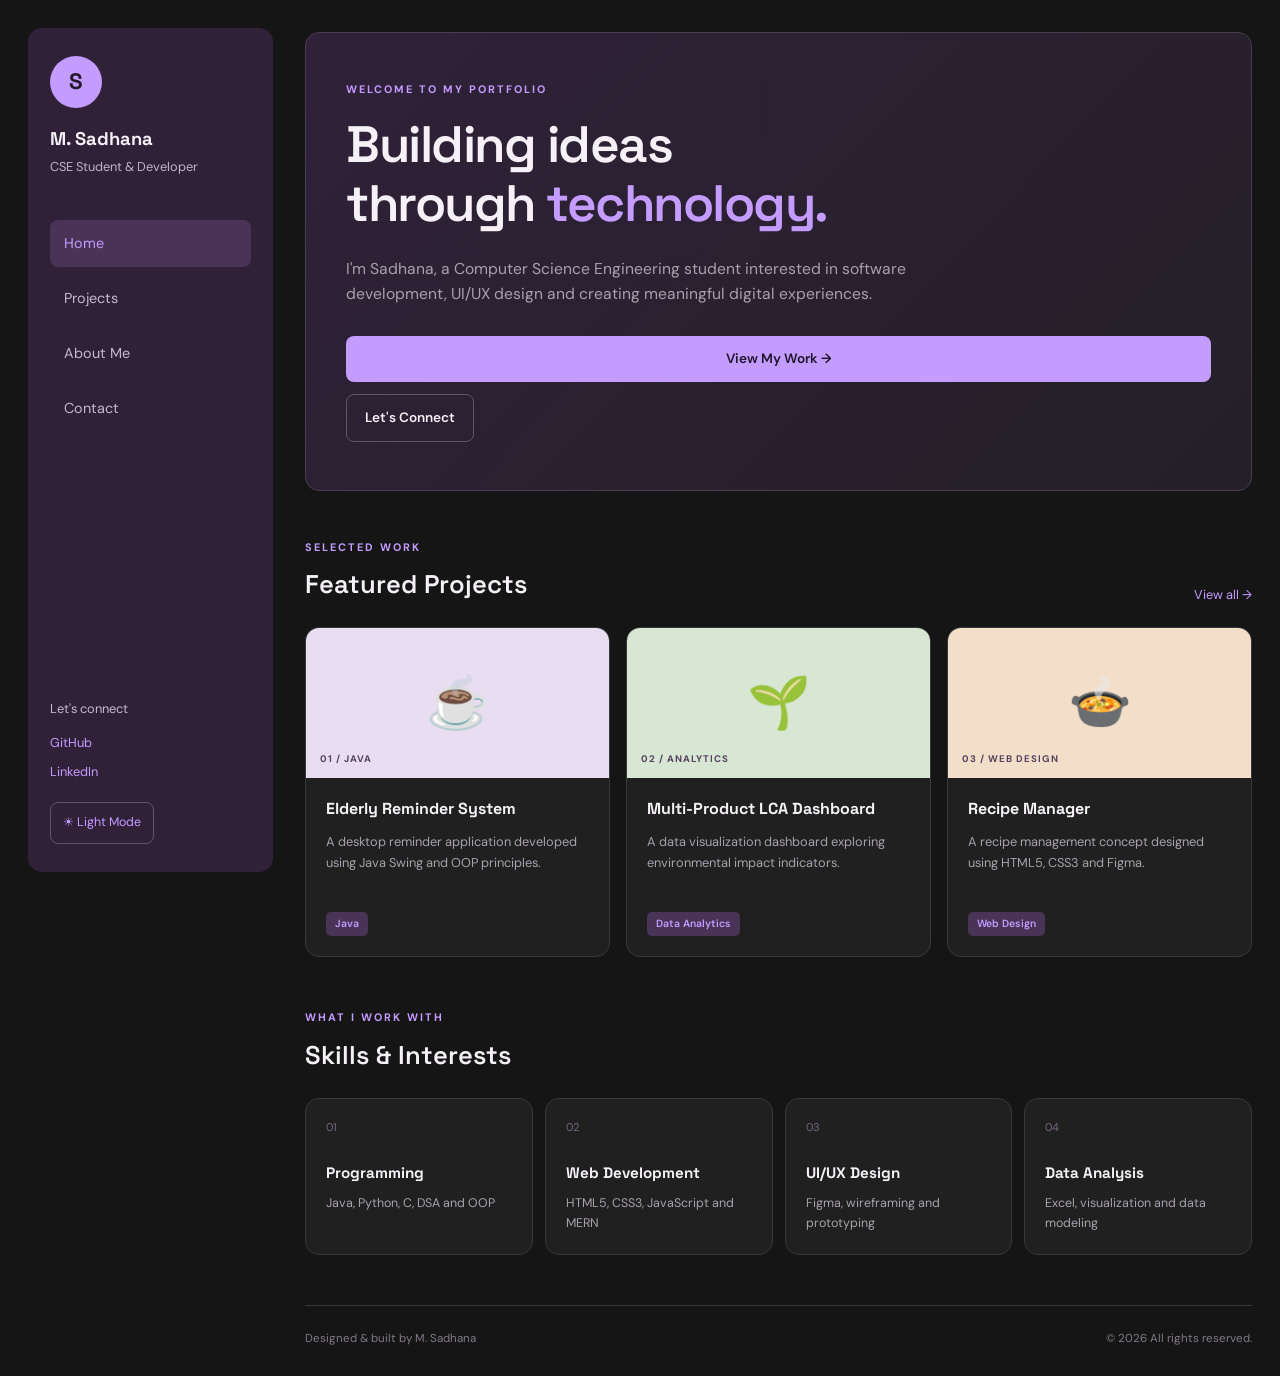
<file: index.html>
<!DOCTYPE html>
<html lang="en">

<head>
    <meta charset="UTF-8">
    <meta name="viewport" content="width=device-width, initial-scale=1.0">

    <meta name="description"
        content="M. Sadhana - Computer Science Engineering student portfolio">

    <meta name="keywords"
        content="Sadhana, portfolio, computer science, Java, UI UX, web development">

    <meta name="author" content="M. Sadhana">

    <title>Sadhana | Creative Developer</title>

    <link rel="stylesheet" href="css/style.css">
</head>

<body>

    <div class="portfolio-layout">

        <aside class="sidebar">

            <div class="profile">
                <div class="profile-avatar">S</div>
                <h2>M. Sadhana</h2>
                <p>CSE Student & Developer</p>
            </div>

            <nav aria-label="Main navigation">
                <a href="index.html" class="active">Home</a>
                <a href="projects.html">Projects</a>
                <a href="about.html">About Me</a>
                <a href="contact.html">Contact</a>
            </nav>

            <div class="sidebar-footer">
                <p>Let's connect</p>

                <div class="social-links">
                    <a href="https://github.com/Sadhana-0726"
                        target="_blank" rel="noopener noreferrer">GitHub</a>

                    <a href="https://linkedin.com/in/sadhana-murali-82a08b328"
                        target="_blank" rel="noopener noreferrer">LinkedIn</a>
                </div>
                <!-- Theme Toggle Button -->
    <button
        id="theme-toggle"
        class="theme-toggle"
        type="button"
        aria-label="Switch to light theme">
        ☀ Light Mode
    </button>
            </div>

        </aside>

        <main class="main-content">

            <header class="intro">

                <span class="eyebrow">WELCOME TO MY PORTFOLIO</span>

                <h1>Building ideas<br>through <span>technology.</span></h1>

                <p>
                    I'm Sadhana, a Computer Science Engineering student
                    interested in software development, UI/UX design
                    and creating meaningful digital experiences.
                </p>

                <div class="intro-buttons">
                    <a href="projects.html" class="primary-button">
                        View My Work →
                    </a>

                    <a href="contact.html" class="secondary-button">
                        Let's Connect
                    </a>
                </div>

            </header>

            <section class="featured-projects"
                aria-labelledby="projects-heading">

                <div class="section-heading">
                    <div>
                        <span class="eyebrow">SELECTED WORK</span>
                        <h2 id="projects-heading">Featured Projects</h2>
                    </div>

                    <a href="projects.html">View all →</a>
                </div>

                <div class="project-grid">

                    <article class="project-card">

                        <div class="project-image elderly">
                            <span>☕</span>
                            <small>01 / JAVA</small>
                        </div>

                        <div class="project-content">
                            <h3>Elderly Reminder System</h3>

                            <p>
                                A desktop reminder application developed
                                using Java Swing and OOP principles.
                            </p>

                            <div class="project-tag">Java</div>
                        </div>

                    </article>

                    <article class="project-card">

                        <div class="project-image lca">
                            <span>🌱</span>
                            <small>02 / ANALYTICS</small>
                        </div>

                        <div class="project-content">
                            <h3>Multi-Product LCA Dashboard</h3>

                            <p>
                                A data visualization dashboard exploring
                                environmental impact indicators.
                            </p>

                            <div class="project-tag">Data Analytics</div>
                        </div>

                    </article>

                    <article class="project-card">

                        <div class="project-image recipe">
                            <span>🍲</span>
                            <small>03 / WEB DESIGN</small>
                        </div>

                        <div class="project-content">
                            <h3>Recipe Manager</h3>

                            <p>
                                A recipe management concept designed
                                using HTML5, CSS3 and Figma.
                            </p>

                            <div class="project-tag">Web Design</div>
                        </div>

                    </article>

                </div>

            </section>

            <section class="skills" aria-labelledby="skills-heading">

                <div class="section-heading">
                    <div>
                        <span class="eyebrow">WHAT I WORK WITH</span>
                        <h2 id="skills-heading">Skills & Interests</h2>
                    </div>
                </div>

                <div class="skills-grid">

                    <article class="skill-card">
                        <span class="skill-number">01</span>
                        <h3>Programming</h3>
                        <p>Java, Python, C, DSA and OOP</p>
                    </article>

                    <article class="skill-card">
                        <span class="skill-number">02</span>
                        <h3>Web Development</h3>
                        <p>HTML5, CSS3, JavaScript and MERN</p>
                    </article>

                    <article class="skill-card">
                        <span class="skill-number">03</span>
                        <h3>UI/UX Design</h3>
                        <p>Figma, wireframing and prototyping</p>
                    </article>

                    <article class="skill-card">
                        <span class="skill-number">04</span>
                        <h3>Data Analysis</h3>
                        <p>Excel, visualization and data modeling</p>
                    </article>

                </div>

            </section>

            <footer class="footer">
                <p>Designed & built by M. Sadhana</p>
                <p>© 2026 All rights reserved.</p>
            </footer>

        </main>

    </div>

    <script src="js/script.js"></script>

</body>
</html>
</file>
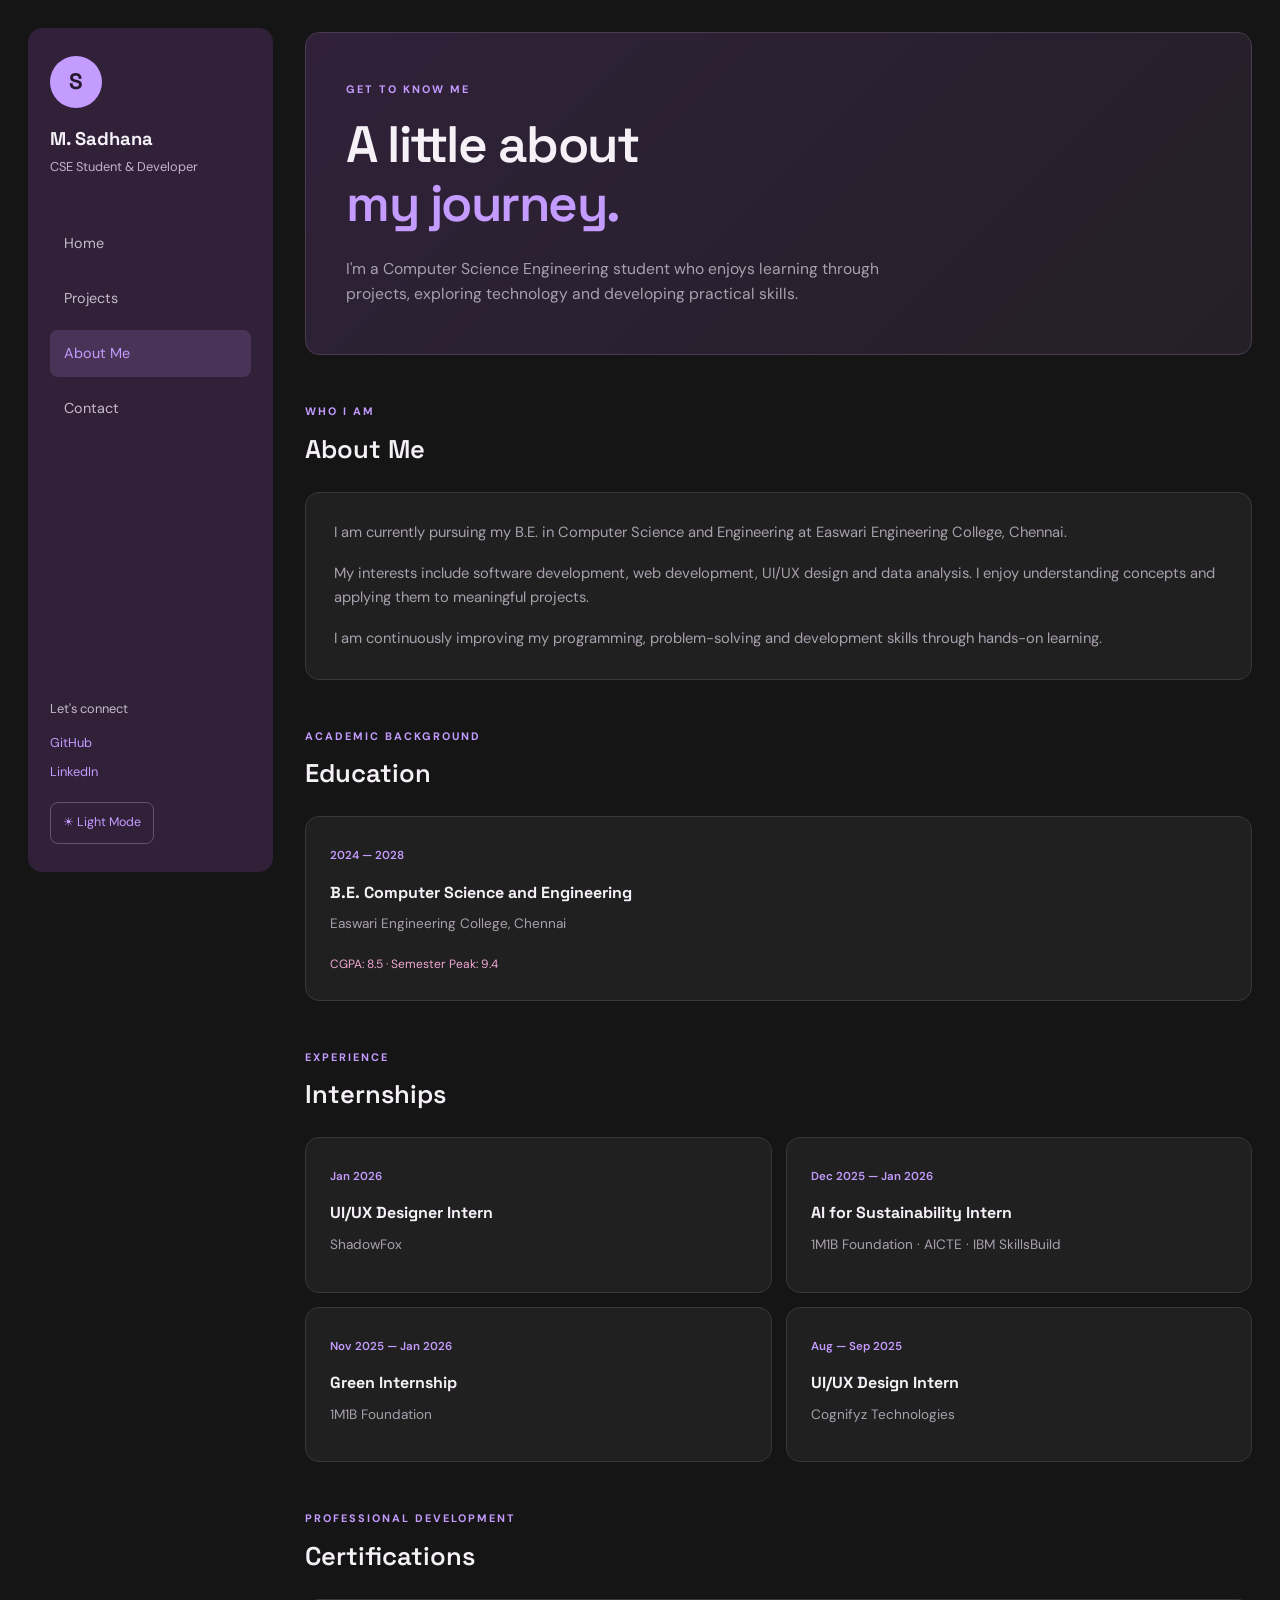
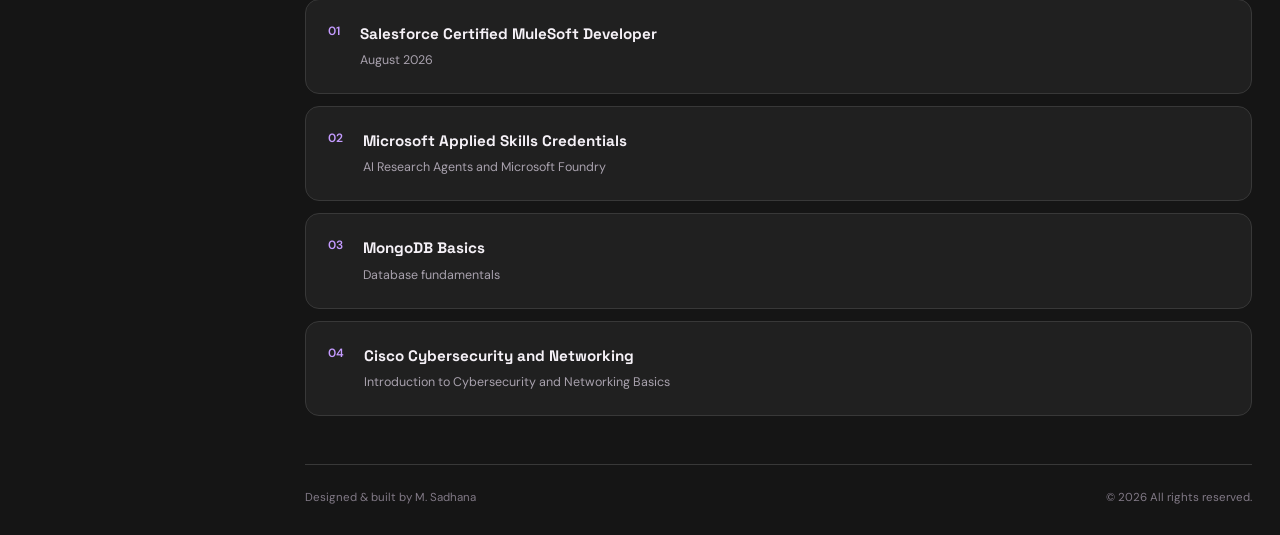
<file: about.html>
<!DOCTYPE html>
<html lang="en">

<head>
    <meta charset="UTF-8">
    <meta name="viewport" content="width=device-width, initial-scale=1.0">

    <meta name="description"
        content="Learn about M. Sadhana, a Computer Science Engineering student, her education, internships and certifications.">

    <title>About Me | Sadhana</title>

    <link rel="stylesheet" href="./css/style.css">
</head>

<body>

    <div class="portfolio-layout">

        <aside class="sidebar">

            <div class="profile">
                <div class="profile-avatar">S</div>
                <h2>M. Sadhana</h2>
                <p>CSE Student & Developer</p>
            </div>

            <nav aria-label="Main navigation">
                <a href="index.html">Home</a>
                <a href="projects.html">Projects</a>
                <a href="about.html" class="active">About Me</a>
                <a href="contact.html">Contact</a>
            </nav>

            <div class="sidebar-footer">
                <p>Let's connect</p>

                <div class="social-links">
                    <a href="https://github.com/Sadhana-0726"
                        target="_blank" rel="noopener noreferrer">GitHub</a>

                    <a href="https://linkedin.com/in/sadhana-murali-82a08b328"
                        target="_blank" rel="noopener noreferrer">LinkedIn</a>
                </div>
                <!-- Theme Toggle Button -->
    <button
        id="theme-toggle"
        class="theme-toggle"
        type="button"
        aria-label="Switch to light theme">
        ☀ Light Mode
    </button>

            </div>

        </aside>

        <main class="main-content">

            <header class="intro">
                <span class="eyebrow">GET TO KNOW ME</span>

                <h1>A little about<br><span>my journey.</span></h1>

                <p>
                    I'm a Computer Science Engineering student who enjoys
                    learning through projects, exploring technology and
                    developing practical skills.
                </p>
            </header>

            <section class="about-section" aria-labelledby="about-heading">

                <div class="section-heading">
                    <div>
                        <span class="eyebrow">WHO I AM</span>
                        <h2 id="about-heading">About Me</h2>
                    </div>
                </div>

                <div class="about-card">
                    <p>
                        I am currently pursuing my B.E. in Computer Science
                        and Engineering at Easwari Engineering College, Chennai.
                    </p>

                    <p>
                        My interests include software development, web
                        development, UI/UX design and data analysis.
                        I enjoy understanding concepts and applying them
                        to meaningful projects.
                    </p>

                    <p>
                        I am continuously improving my programming,
                        problem-solving and development skills through
                        hands-on learning.
                    </p>
                </div>

            </section>

            <section class="about-section" aria-labelledby="education-heading">

                <div class="section-heading">
                    <div>
                        <span class="eyebrow">ACADEMIC BACKGROUND</span>
                        <h2 id="education-heading">Education</h2>
                    </div>
                </div>

                <article class="timeline-card">

                    <span class="timeline-year">2024 — 2028</span>

                    <h3>B.E. Computer Science and Engineering</h3>

                    <p>Easwari Engineering College, Chennai</p>

                    <span class="highlight-text">
                        CGPA: 8.5 · Semester Peak: 9.4
                    </span>

                </article>

            </section>

            <section class="about-section" aria-labelledby="internships-heading">

                <div class="section-heading">
                    <div>
                        <span class="eyebrow">EXPERIENCE</span>
                        <h2 id="internships-heading">Internships</h2>
                    </div>
                </div>

                <div class="experience-grid">

                    <article class="timeline-card">
                        <span class="timeline-year">Jan 2026</span>
                        <h3>UI/UX Designer Intern</h3>
                        <p>ShadowFox</p>
                    </article>

                    <article class="timeline-card">
                        <span class="timeline-year">Dec 2025 — Jan 2026</span>
                        <h3>AI for Sustainability Intern</h3>
                        <p>1M1B Foundation · AICTE · IBM SkillsBuild</p>
                    </article>

                    <article class="timeline-card">
                        <span class="timeline-year">Nov 2025 — Jan 2026</span>
                        <h3>Green Internship</h3>
                        <p>1M1B Foundation</p>
                    </article>

                    <article class="timeline-card">
                        <span class="timeline-year">Aug — Sep 2025</span>
                        <h3>UI/UX Design Intern</h3>
                        <p>Cognifyz Technologies</p>
                    </article>

                </div>

            </section>

            <section class="about-section" aria-labelledby="certifications-heading">

                <div class="section-heading">
                    <div>
                        <span class="eyebrow">PROFESSIONAL DEVELOPMENT</span>
                        <h2 id="certifications-heading">Certifications</h2>
                    </div>
                </div>

                <div class="certification-list">

                    <article class="certification-card">
                        <span>01</span>
                        <div>
                            <h3>Salesforce Certified MuleSoft Developer</h3>
                            <p>August 2026</p>
                        </div>
                    </article>

                    <article class="certification-card">
                        <span>02</span>
                        <div>
                            <h3>Microsoft Applied Skills Credentials</h3>
                            <p>AI Research Agents and Microsoft Foundry</p>
                        </div>
                    </article>

                    <article class="certification-card">
                        <span>03</span>
                        <div>
                            <h3>MongoDB Basics</h3>
                            <p>Database fundamentals</p>
                        </div>
                    </article>

                    <article class="certification-card">
                        <span>04</span>
                        <div>
                            <h3>Cisco Cybersecurity and Networking</h3>
                            <p>Introduction to Cybersecurity and Networking Basics</p>
                        </div>
                    </article>

                </div>

            </section>

            <footer class="footer">
                <p>Designed & built by M. Sadhana</p>
                <p>© 2026 All rights reserved.</p>
            </footer>

        </main>

    </div>

    <script src="js/script.js"></script>

</body>
</html>
</file>
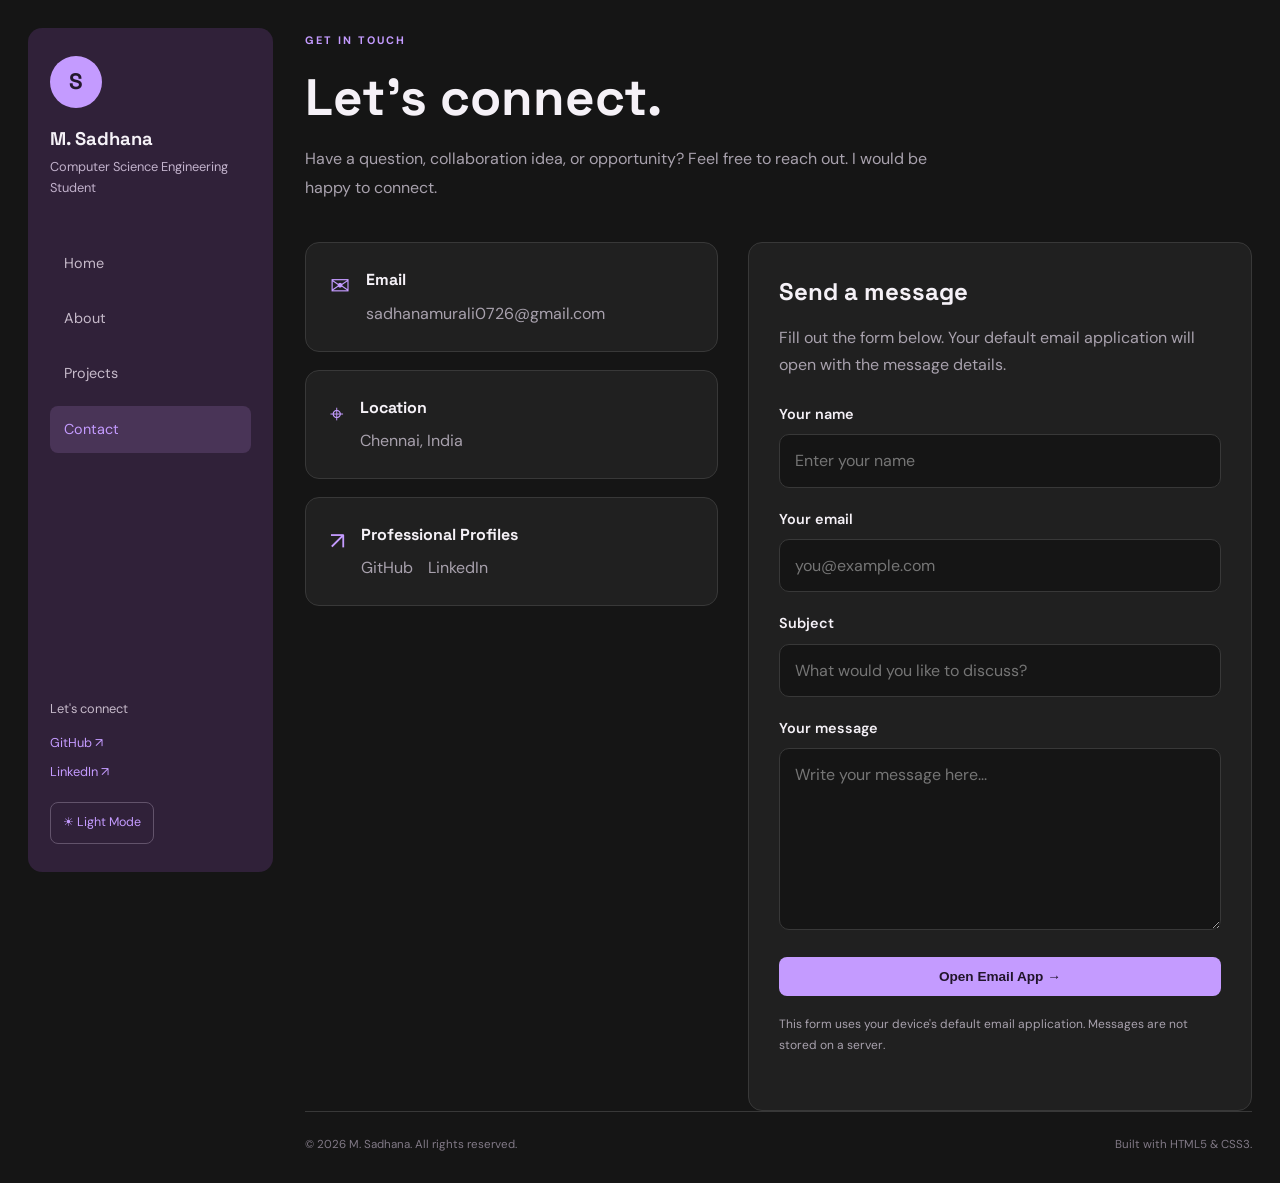
<file: contact.html>
<!DOCTYPE html>
<html lang="en">

<head>
    <meta charset="UTF-8">

    <meta name="viewport" content="width=device-width, initial-scale=1.0">

    <meta name="description"
        content="Contact M. Sadhana, a Computer Science Engineering student interested in software development, web development, and UI/UX design.">

    <meta name="author" content="M. Sadhana">

    <title>Contact | M. Sadhana</title>

    <link rel="stylesheet" href="css/style.css">

    <script src="js/script.js" defer></script>
</head>

<body>

    <div class="portfolio-layout">

        <!-- SIDEBAR -->
        <aside class="sidebar" aria-label="Main navigation">

            <div class="profile">

                <div class="profile-avatar" aria-hidden="true">
                    S
                </div>

                <h2>M. Sadhana</h2>

                <p>Computer Science Engineering Student</p>

            </div>


            <!-- NAVIGATION -->
            <nav aria-label="Primary navigation">

                <a href="index.html">
                    Home
                </a>

                <a href="about.html">
                    About
                </a>

                <a href="projects.html">
                    Projects
                </a>

                <a href="contact.html"
                   class="active"
                   aria-current="page">
                    Contact
                </a>

            </nav>


            <!-- SOCIAL LINKS -->
            <div class="sidebar-footer">

                <p>Let's connect</p>

                <div class="social-links">

                    <a href="https://github.com/Sadhana-0726"
                       target="_blank"
                       rel="noopener noreferrer"
                       aria-label="Visit my GitHub profile">
                        GitHub ↗
                    </a>

                    <a href="https://linkedin.com/in/sadhana-murali-82a08b328"
                       target="_blank"
                       rel="noopener noreferrer"
                       aria-label="Visit my LinkedIn profile">
                        LinkedIn ↗
                    </a>

                </div>
                <button
        id="theme-toggle"
        class="theme-toggle"
        type="button"
        aria-label="Switch to light theme">
        ☀ Light Mode
    </button>
            </div>

        </aside>


        <!-- MAIN CONTENT -->
        <main class="main-content">

            <!-- PAGE INTRODUCTION -->
            <section class="page-heading"
                     aria-labelledby="contact-title">

                <span class="eyebrow">
                    GET IN TOUCH
                </span>

                <h1 id="contact-title">
                    Let's connect.
                </h1>

                <p class="page-intro">
                    Have a question, collaboration idea, or opportunity?
                    Feel free to reach out. I would be happy to connect.
                </p>

            </section>


            <!-- CONTACT CONTENT -->
            <section class="contact-grid"
                     aria-label="Contact information and contact form">


                <!-- CONTACT INFORMATION -->
                <div class="contact-info">

                    <div class="contact-card">

                        <span class="contact-icon"
                              aria-hidden="true">
                            ✉
                        </span>

                        <div>

                            <h2>Email</h2>

                            <a href="mailto:sadhanamurali0726@gmail.com">
                                sadhanamurali0726@gmail.com
                            </a>

                        </div>

                    </div>


                    <div class="contact-card">

                        <span class="contact-icon"
                              aria-hidden="true">
                            ⌖
                        </span>

                        <div>

                            <h2>Location</h2>

                            <p>Chennai, India</p>

                        </div>

                    </div>


                    <div class="contact-card">

                        <span class="contact-icon"
                              aria-hidden="true">
                            ↗
                        </span>

                        <div>

                            <h2>Professional Profiles</h2>

                            <div class="contact-social-links">

                                <a href="https://github.com/Sadhana-0726"
                                   target="_blank"
                                   rel="noopener noreferrer">
                                    GitHub
                                </a>

                                <a href="https://linkedin.com/in/sadhana-murali-82a08b328"
                                   target="_blank"
                                   rel="noopener noreferrer">
                                    LinkedIn
                                </a>

                            </div>

                        </div>

                    </div>

                </div>


                <!-- CONTACT FORM -->
                <div class="contact-form-container">

                    <h2>Send a message</h2>

                    <p>
                        Fill out the form below. Your default email
                        application will open with the message details.
                    </p>


                    <form action="mailto:sadhanamurali0726@gmail.com"
                          method="post"
                          enctype="text/plain"
                          aria-label="Send me a message">


                        <!-- NAME -->
                        <div class="form-group">

                            <label for="name">
                                Your name
                            </label>

                            <input type="text"
                                   id="name"
                                   name="Name"
                                   placeholder="Enter your name"
                                   autocomplete="name"
                                   required>

                        </div>


                        <!-- EMAIL -->
                        <div class="form-group">

                            <label for="email">
                                Your email
                            </label>

                            <input type="email"
                                   id="email"
                                   name="Email"
                                   placeholder="you@example.com"
                                   autocomplete="email"
                                   required>

                        </div>


                        <!-- SUBJECT -->
                        <div class="form-group">

                            <label for="subject">
                                Subject
                            </label>

                            <input type="text"
                                   id="subject"
                                   name="Subject"
                                   placeholder="What would you like to discuss?"
                                   required>

                        </div>


                        <!-- MESSAGE -->
                        <div class="form-group">

                            <label for="message">
                                Your message
                            </label>

                            <textarea id="message"
                                      name="Message"
                                      rows="6"
                                      placeholder="Write your message here..."
                                      required></textarea>

                        </div>


                        <!-- SUBMIT BUTTON -->
                        <button type="submit"
                                class="primary-button">
                            Open Email App →
                        </button>

                    </form>


                    <p class="form-note">
                        This form uses your device's default email
                        application. Messages are not stored on a server.
                    </p>

                </div>

            </section>


            <!-- FOOTER -->
            <footer class="footer">

                <p>
                    © 2026 M. Sadhana. All rights reserved.
                </p>

                <p>
                    Built with HTML5 & CSS3.
                </p>

            </footer>

        </main>

    </div>

</body>

</html>
</file>
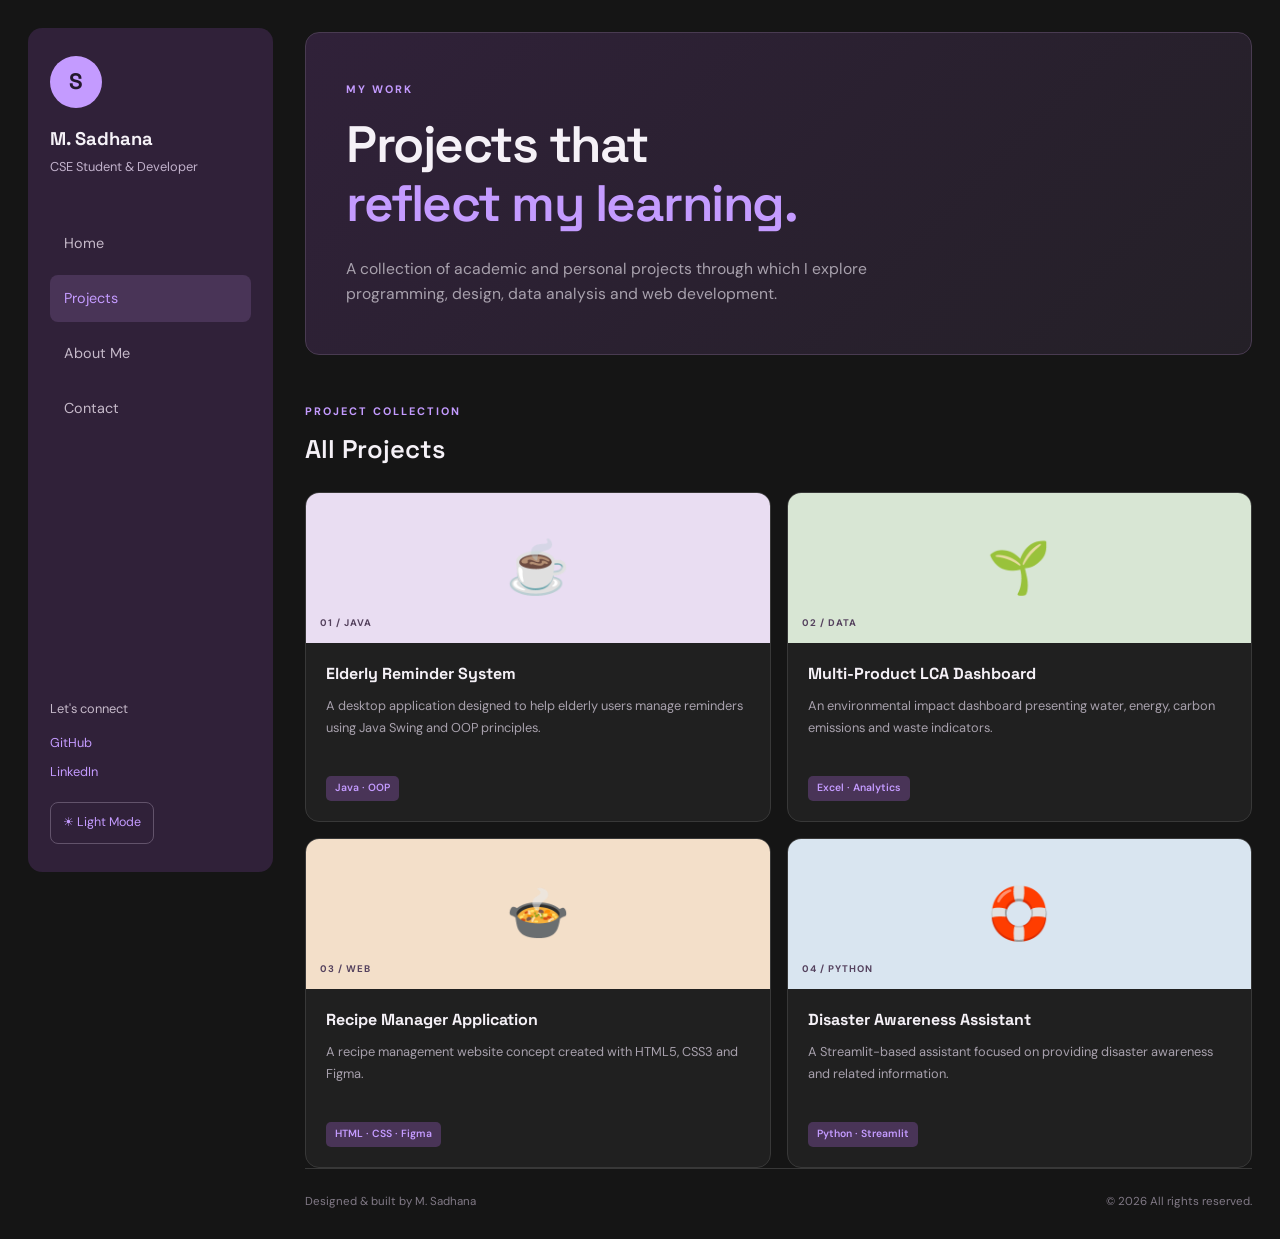
<file: projects.html>
<!DOCTYPE html>
<html lang="en">

<head>
    <meta charset="UTF-8">
    <meta name="viewport" content="width=device-width, initial-scale=1.0">

    <meta name="description"
        content="Explore M. Sadhana's software development, UI/UX and data analytics projects.">

    <title>Projects | Sadhana</title>

    <link rel="stylesheet" href="css/style.css">
</head>

<body>

    <div class="portfolio-layout">

        <aside class="sidebar">

            <div class="profile">
                <div class="profile-avatar">S</div>
                <h2>M. Sadhana</h2>
                <p>CSE Student & Developer</p>
            </div>

            <nav aria-label="Main navigation">
                <a href="index.html">Home</a>
                <a href="projects.html" class="active">Projects</a>
                <a href="about.html">About Me</a>
                <a href="contact.html">Contact</a>
            </nav>

            <div class="sidebar-footer">
                <p>Let's connect</p>

                <div class="social-links">
                    <a href="https://github.com/Sadhana-0726"
                        target="_blank" rel="noopener noreferrer">GitHub</a>

                    <a href="https://linkedin.com/in/sadhana-murali-82a08b328"
                        target="_blank" rel="noopener noreferrer">LinkedIn</a>
                </div>
                <!-- Theme Toggle Button -->
    <button
        id="theme-toggle"
        class="theme-toggle"
        type="button"
        aria-label="Switch to light theme">
        ☀ Light Mode
    </button>
            </div>

        </aside>

        <main class="main-content">

            <header class="intro">
                <span class="eyebrow">MY WORK</span>

                <h1>Projects that<br><span>reflect my learning.</span></h1>

                <p>
                    A collection of academic and personal projects
                    through which I explore programming, design,
                    data analysis and web development.
                </p>
            </header>

            <section aria-labelledby="projects-title">

                <div class="section-heading">
                    <div>
                        <span class="eyebrow">PROJECT COLLECTION</span>
                        <h2 id="projects-title">All Projects</h2>
                    </div>
                </div>

                <div class="project-grid project-page-grid">

                    <article class="project-card">
                        <div class="project-image elderly">
                            <span>☕</span>
                            <small>01 / JAVA</small>
                        </div>

                        <div class="project-content">
                            <h3>Elderly Reminder System</h3>

                            <p>
                                A desktop application designed to help
                                elderly users manage reminders using
                                Java Swing and OOP principles.
                            </p>

                            <div class="project-tag">Java · OOP</div>
                        </div>
                    </article>

                    <article class="project-card">
                        <div class="project-image lca">
                            <span>🌱</span>
                            <small>02 / DATA</small>
                        </div>

                        <div class="project-content">
                            <h3>Multi-Product LCA Dashboard</h3>

                            <p>
                                An environmental impact dashboard
                                presenting water, energy, carbon
                                emissions and waste indicators.
                            </p>

                            <div class="project-tag">Excel · Analytics</div>
                        </div>
                    </article>

                    <article class="project-card">
                        <div class="project-image recipe">
                            <span>🍲</span>
                            <small>03 / WEB</small>
                        </div>

                        <div class="project-content">
                            <h3>Recipe Manager Application</h3>

                            <p>
                                A recipe management website concept
                                created with HTML5, CSS3 and Figma.
                            </p>

                            <div class="project-tag">HTML · CSS · Figma</div>
                        </div>
                    </article>

                    <article class="project-card">
                        <div class="project-image disaster">
                            <span>🛟</span>
                            <small>04 / PYTHON</small>
                        </div>

                        <div class="project-content">
                            <h3>Disaster Awareness Assistant</h3>

                            <p>
                                A Streamlit-based assistant focused
                                on providing disaster awareness
                                and related information.
                            </p>

                            <div class="project-tag">Python · Streamlit</div>
                        </div>
                    </article>

                </div>

            </section>

            <footer class="footer">
                <p>Designed & built by M. Sadhana</p>
                <p>© 2026 All rights reserved.</p>
            </footer>

        </main>

    </div>

    <script src="js/script.js"></script>

</body>
</html>
</file>
<file: css/style.css>
@import url('https://fonts.googleapis.com/css2?family=DM+Sans:wght@400;500;600;700&family=Space+Grotesk:wght@400;500;600;700&display=swap');

:root {
    --background: #151515;
    --sidebar: #302139;
    --card: #202020;
    --card-hover: #29232d;
    --border: #383838;
    --purple: #c49bff;
    --purple-dark: #493457;
    --pink: #f0a8d4;
    --text: #f5f1f7;
    --muted: #a8a1ad;
    --radius: 14px;
}

* {
    margin: 0;
    padding: 0;
    box-sizing: border-box;
}

html {
    scroll-behavior: smooth;
}

body {
    font-family: "DM Sans", sans-serif;
    background: var(--background);
    color: var(--text);
    line-height: 1.6;
}

a {
    color: inherit;
    text-decoration: none;
}

.portfolio-layout {
    display: grid;
    grid-template-columns: 245px 1fr;
    gap: 32px;
    max-width: 1440px;
    min-height: 100vh;
    margin: auto;
    padding: 28px;
}

/* SIDEBAR */

.sidebar {
    display: flex;
    flex-direction: column;
    background: var(--sidebar);
    border-radius: var(--radius);
    padding: 28px 22px;
    min-height: calc(100vh - 56px);
    position: sticky;
    top: 28px;
    align-self: start;
}

.profile {
    margin-bottom: 42px;
}

.profile-avatar {
    display: flex;
    align-items: center;
    justify-content: center;
    width: 52px;
    height: 52px;
    border-radius: 50%;
    background: var(--purple);
    color: #24182c;
    font-family: "Space Grotesk", sans-serif;
    font-size: 1.4rem;
    font-weight: 700;
    margin-bottom: 16px;
}

.profile h2 {
    font-family: "Space Grotesk", sans-serif;
    font-size: 1.15rem;
    margin-bottom: 4px;
}

.profile p {
    color: #c2b2cc;
    font-size: 0.8rem;
}

.sidebar nav {
    display: flex;
    flex-direction: column;
    gap: 8px;
}

.sidebar nav a {
    padding: 12px 14px;
    border-radius: 8px;
    color: #c6baca;
    font-size: 0.9rem;
    transition: 0.25s ease;
}

.sidebar nav a:hover,
.sidebar nav a:focus-visible,
.sidebar nav a.active {
    background: #493457;
    color: var(--purple);
}

.sidebar-footer {
    margin-top: auto;
    padding-top: 35px;
}

.sidebar-footer p {
    color: #c6baca;
    font-size: 0.8rem;
    margin-bottom: 14px;
}

.social-links {
    display: flex;
    flex-direction: column;
    gap: 8px;
}

.social-links a {
    font-size: 0.8rem;
    color: var(--purple);
}

.social-links a:hover,
.social-links a:focus-visible {
    color: var(--pink);
    text-decoration: underline;
}

/* MAIN CONTENT */

.main-content {
    min-width: 0;
    padding-top: 4px;
}

/* INTRO */

.intro {
    padding: 48px 40px;
    background: linear-gradient(135deg, #302139, #242027);
    border: 1px solid #493b51;
    border-radius: var(--radius);
    margin-bottom: 48px;
}

.eyebrow {
    display: block;
    color: var(--purple);
    font-size: 0.68rem;
    font-weight: 700;
    letter-spacing: 2px;
    margin-bottom: 18px;
}

.intro h1 {
    font-family: "Space Grotesk", sans-serif;
    font-size: clamp(2.1rem, 4vw, 4rem);
    font-weight: 600;
    line-height: 1.15;
    letter-spacing: -1.5px;
    margin-bottom: 22px;
}

.intro h1 span {
    color: var(--purple);
}

.intro p {
    max-width: 570px;
    color: var(--muted);
    font-size: 0.98rem;
}

.intro-buttons {
    display: flex;
    flex-wrap: wrap;
    gap: 12px;
    margin-top: 30px;
}

.primary-button,
.secondary-button {
    display: inline-block;
    padding: 12px 18px;
    border-radius: 8px;
    font-size: 0.85rem;
    font-weight: 600;
    transition: 0.25s ease;
}

.primary-button {
    background: var(--purple);
    color: #21152b;
}

.primary-button:hover,
.primary-button:focus-visible {
    background: var(--pink);
    transform: translateY(-2px);
}

.secondary-button {
    border: 1px solid #62536b;
    color: var(--text);
}

.secondary-button:hover,
.secondary-button:focus-visible {
    border-color: var(--purple);
    color: var(--purple);
}

/* SECTION HEADINGS */

.section-heading {
    display: flex;
    align-items: end;
    justify-content: space-between;
    gap: 20px;
    margin-bottom: 22px;
}

.section-heading .eyebrow {
    margin-bottom: 8px;
}

.section-heading h2 {
    font-family: "Space Grotesk", sans-serif;
    font-size: 1.6rem;
    font-weight: 600;
}

.section-heading > a {
    color: var(--purple);
    font-size: 0.8rem;
    white-space: nowrap;
}

.section-heading > a:hover,
.section-heading > a:focus-visible {
    text-decoration: underline;
}

/* PROJECTS */

.featured-projects {
    margin-bottom: 52px;
}

.project-grid {
    display: grid;
    grid-template-columns: repeat(3, 1fr);
    gap: 16px;
}

.project-card {
    overflow: hidden;
    background: var(--card);
    border: 1px solid var(--border);
    border-radius: var(--radius);
    transition: 0.25s ease;
}

.project-card:hover {
    border-color: #70577f;
    background: var(--card-hover);
    transform: translateY(-4px);
}

.project-image {
    display: flex;
    align-items: center;
    justify-content: center;
    flex-direction: column;
    position: relative;
    height: 150px;
    gap: 6px;
}

.project-image span {
    font-size: 3.2rem;
}

.project-image small {
    position: absolute;
    bottom: 12px;
    left: 14px;
    font-size: 0.6rem;
    font-weight: 700;
    letter-spacing: 1px;
    color: #55425e;
}

.project-image.elderly {
    background: #e9ddf2;
}

.project-image.lca {
    background: #d8e6d4;
}

.project-image.recipe {
    background: #f3dfc9;
}

.project-content {
    padding: 20px;
}

.project-content h3 {
    font-family: "Space Grotesk", sans-serif;
    font-size: 1rem;
    line-height: 1.4;
    margin-bottom: 10px;
}

.project-content p {
    color: var(--muted);
    font-size: 0.8rem;
    line-height: 1.7;
    min-height: 65px;
}

.project-tag {
    display: inline-block;
    background: var(--purple-dark);
    color: var(--purple);
    border-radius: 5px;
    padding: 4px 9px;
    margin-top: 16px;
    font-size: 0.65rem;
    font-weight: 600;
}

/* SKILLS */

.skills {
    margin-bottom: 50px;
}

.skills-grid {
    display: grid;
    grid-template-columns: repeat(4, 1fr);
    gap: 12px;
}

.skill-card {
    border: 1px solid var(--border);
    border-radius: var(--radius);
    padding: 20px;
    background: var(--card);
}

.skill-number {
    display: block;
    color: #76667e;
    font-size: 0.7rem;
    margin-bottom: 25px;
}

.skill-card h3 {
    font-family: "Space Grotesk", sans-serif;
    font-size: 0.95rem;
    margin-bottom: 8px;
}

.skill-card p {
    color: var(--muted);
    font-size: 0.78rem;
}

/* FOOTER */

.footer {
    display: flex;
    justify-content: space-between;
    flex-wrap: wrap;
    gap: 10px;
    padding-top: 24px;
    border-top: 1px solid var(--border);
    color: #817986;
    font-size: 0.72rem;
}

/* KEYBOARD ACCESSIBILITY */

a:focus-visible {
    outline: 2px solid var(--pink);
    outline-offset: 4px;
}

/* RESPONSIVE DESIGN */

@media (max-width: 1100px) {

    .portfolio-layout {
        grid-template-columns: 210px 1fr;
        gap: 24px;
        padding: 20px;
    }

    .project-grid {
        grid-template-columns: repeat(2, 1fr);
    }

    .skills-grid {
        grid-template-columns: repeat(2, 1fr);
    }
}

@media (max-width: 768px) {

    .portfolio-layout {
        display: block;
        padding: 14px;
    }

    .sidebar {
        min-height: auto;
        position: static;
        margin-bottom: 20px;
        padding: 22px;
    }

    .profile {
        margin-bottom: 22px;
    }

    .sidebar nav {
        flex-direction: row;
        flex-wrap: wrap;
        gap: 6px;
    }

    .sidebar nav a {
        padding: 9px 12px;
        font-size: 0.8rem;
    }

    .sidebar-footer {
        margin-top: 24px;
        padding-top: 20px;
    }

    .social-links {
        flex-direction: row;
        gap: 20px;
    }

    .intro {
        padding: 32px 24px;
        margin-bottom: 36px;
    }

    .intro h1 {
        font-size: 2.3rem;
    }

    .project-grid,
    .skills-grid {
        grid-template-columns: 1fr;
    }

    .section-heading h2 {
        font-size: 1.35rem;
    }

    .footer {
        flex-direction: column;
    }
}

@media (prefers-reduced-motion: reduce) {

    html {
        scroll-behavior: auto;
    }

    *,
    *::before,
    *::after {
        transition-duration: 0.01ms !important;
    }
}

.project-image.disaster {
    background: #d9e5f0;
}

.project-page-grid {
    grid-template-columns: repeat(2, 1fr);
}

@media (max-width: 768px) {
    .project-page-grid {
        grid-template-columns: 1fr;
    }
}


/* ABOUT PAGE */

.about-section {
    margin-bottom: 48px;
}

.about-card {
    background: var(--card);
    border: 1px solid var(--border);
    border-radius: var(--radius);
    padding: 28px;
}

.about-card p {
    color: var(--muted);
    font-size: 0.92rem;
    margin-bottom: 18px;
}

.about-card p:last-child {
    margin-bottom: 0;
}

.timeline-card {
    background: var(--card);
    border: 1px solid var(--border);
    border-radius: var(--radius);
    padding: 24px;
    transition: 0.25s ease;
}

.timeline-card:hover {
    border-color: #70577f;
    transform: translateY(-3px);
}

.timeline-year {
    display: inline-block;
    color: var(--purple);
    font-size: 0.72rem;
    font-weight: 600;
    margin-bottom: 14px;
}

.timeline-card h3 {
    font-family: "Space Grotesk", sans-serif;
    font-size: 1rem;
    margin-bottom: 8px;
}

.timeline-card p {
    color: var(--muted);
    font-size: 0.85rem;
    margin-bottom: 12px;
}

.highlight-text {
    display: inline-block;
    color: var(--pink);
    font-size: 0.75rem;
    margin-top: 8px;
}

.experience-grid {
    display: grid;
    grid-template-columns: repeat(2, 1fr);
    gap: 14px;
}

.certification-list {
    display: flex;
    flex-direction: column;
    gap: 12px;
}

.certification-card {
    display: flex;
    align-items: flex-start;
    gap: 20px;
    background: var(--card);
    border: 1px solid var(--border);
    border-radius: var(--radius);
    padding: 22px;
}

.certification-card > span {
    color: var(--purple);
    font-size: 0.75rem;
    font-weight: 600;
}

.certification-card h3 {
    font-family: "Space Grotesk", sans-serif;
    font-size: 0.95rem;
    margin-bottom: 5px;
}

.certification-card p {
    color: var(--muted);
    font-size: 0.78rem;
}

@media (max-width: 768px) {

    .experience-grid {
        grid-template-columns: 1fr;
    }

    .about-card,
    .timeline-card,
    .certification-card {
        padding: 20px;
    }
}


/* CONTACT PAGE */

.page-heading {
    margin-bottom: 40px;
}

.page-heading h1 {
    font-family: "Space Grotesk", sans-serif;
    font-size: clamp(2rem, 4vw, 3.5rem);
    line-height: 1.2;
    margin-bottom: 16px;
}

.page-intro {
    max-width: 650px;
    color: var(--muted);
    line-height: 1.8;
}

.contact-grid {
    display: grid;
    grid-template-columns: 0.9fr 1.1fr;
    gap: 30px;
    align-items: start;
}

.contact-info {
    display: flex;
    flex-direction: column;
    gap: 18px;
}

.contact-card {
    display: flex;
    gap: 16px;
    padding: 24px;
    border: 1px solid var(--border);
    border-radius: var(--radius);
    background: var(--card);
}

.contact-icon {
    font-size: 24px;
    color: var(--purple);
}

.contact-card h2 {
    font-family: "Space Grotesk", sans-serif;
    font-size: 1rem;
    margin-bottom: 8px;
}

.contact-card p,
.contact-card a {
    color: var(--muted);
    line-height: 1.6;
    overflow-wrap: anywhere;
}

.contact-card a:hover,
.contact-social-links a:hover {
    color: var(--purple);
}

.contact-social-links {
    display: flex;
    flex-wrap: wrap;
    gap: 15px;
}

.contact-form-container {
    padding: 30px;
    border: 1px solid var(--border);
    border-radius: var(--radius);
    background: var(--card);
}

.contact-form-container h2 {
    font-family: "Space Grotesk", sans-serif;
    margin-bottom: 12px;
}

.contact-form-container > p {
    color: var(--muted);
    line-height: 1.7;
    margin-bottom: 25px;
}

.form-group {
    margin-bottom: 20px;
}

.form-group label {
    display: block;
    margin-bottom: 8px;
    font-weight: 600;
    font-size: 0.9rem;
}

.form-group input,
.form-group textarea {
    width: 100%;
    padding: 13px 15px;
    border: 1px solid var(--border);
    border-radius: 10px;
    background: var(--background);
    color: var(--text);
    font: inherit;
}

.form-group textarea {
    resize: vertical;
}

.form-group input:focus,
.form-group textarea:focus {
    outline: 2px solid var(--purple);
    outline-offset: 2px;
}

.primary-button {
    width: 100%;
    border: none;
    cursor: pointer;
    text-align: center;
}

.form-note {
    font-size: 0.75rem;
    color: var(--muted);
    margin-top: 18px;
}


/* CONTACT RESPONSIVE DESIGN */

@media (max-width: 768px) {

    .contact-grid {
        grid-template-columns: 1fr;
    }

    .contact-form-container {
        padding: 22px;
    }

}

/* THEME TOGGLE */

.theme-toggle {
    margin-top: 20px;
    padding: 10px 12px;
    border: 1px solid #62536b;
    border-radius: 8px;
    background: transparent;
    color: var(--purple);
    font: inherit;
    font-size: 0.78rem;
    cursor: pointer;
    transition: 0.25s ease;
}

.theme-toggle:hover,
.theme-toggle:focus-visible {
    background: var(--purple-dark);
    color: var(--pink);
}

/* LIGHT THEME */

body.light-theme {
    --background: #f6f3f8;
    --sidebar: #e9dff0;
    --card: #ffffff;
    --card-hover: #f1eaf5;
    --border: #ded3e5;
    --purple: #70458f;
    --purple-dark: #e7d8f0;
    --pink: #b64b89;
    --text: #241b2b;
    --muted: #655b6b;
}
</file>
